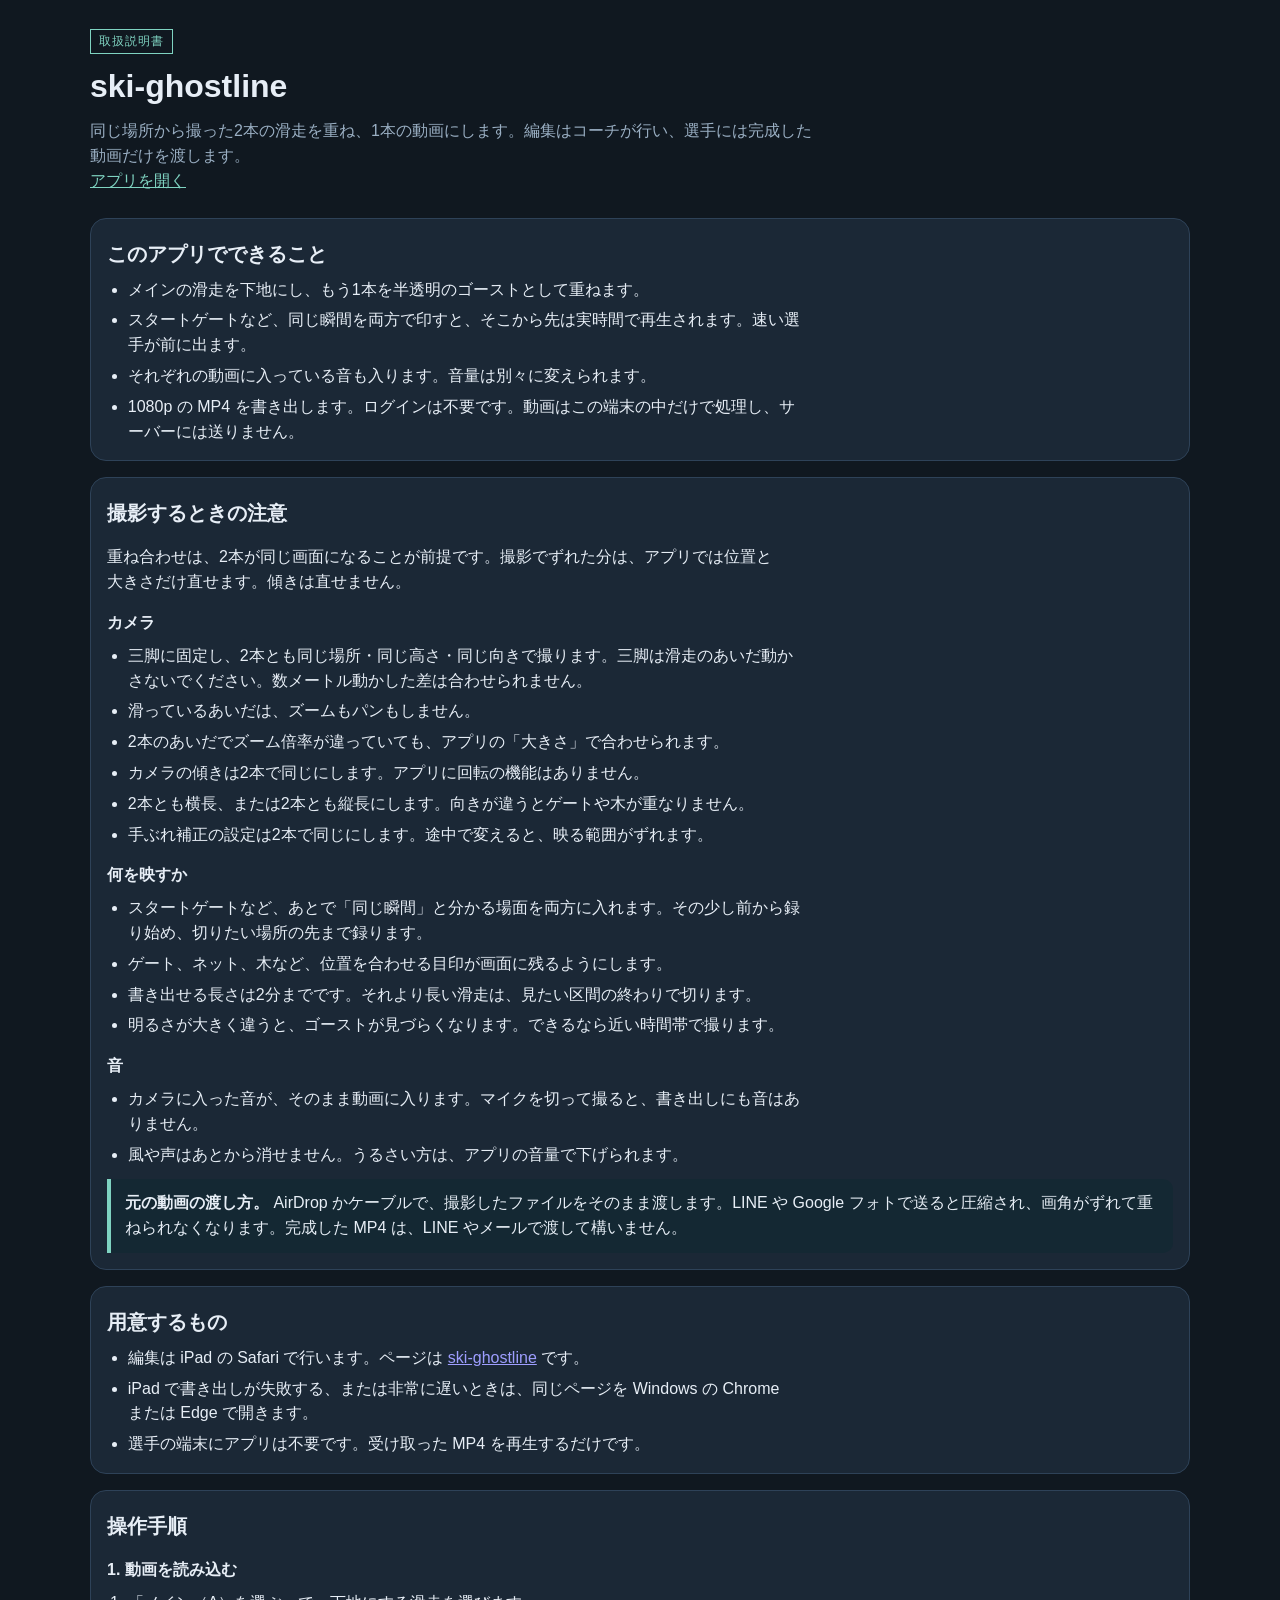
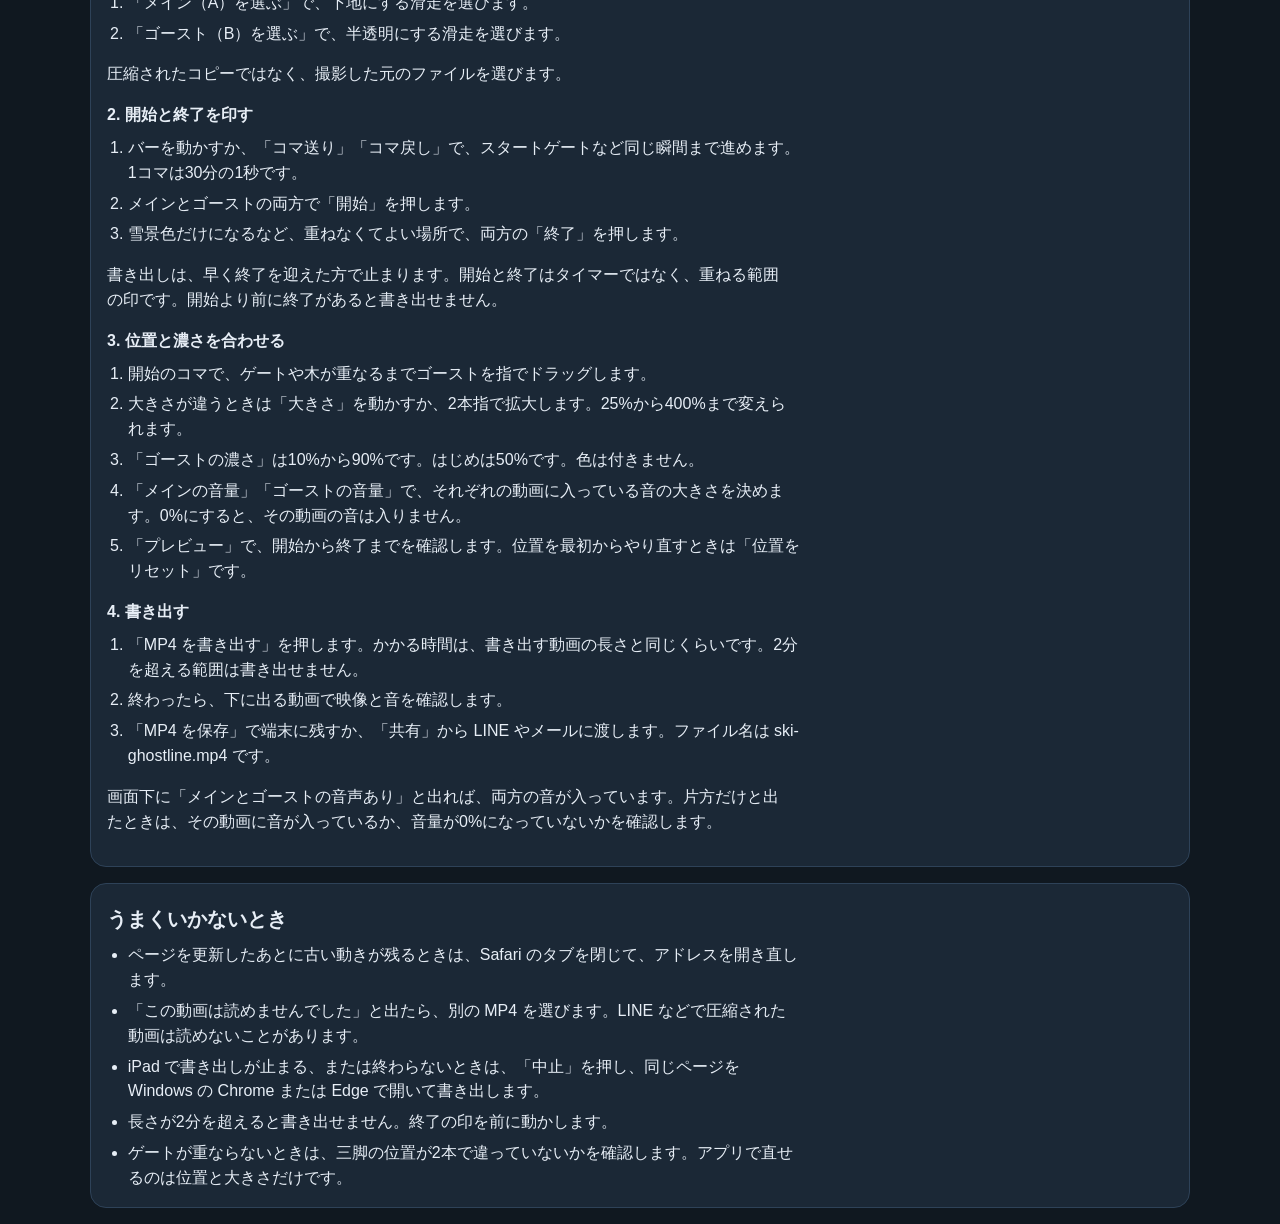
<file: manual.html>
<!DOCTYPE html>
<html lang="ja">
<head>
  <meta charset="UTF-8">
  <meta name="viewport" content="width=device-width, initial-scale=1, viewport-fit=cover">
  <meta name="theme-color" content="#101820">
  <title>ski-ghostline 取扱説明書</title>
  <link rel="stylesheet" href="styles.css">
</head>
<body>
  <header class="top">
    <p class="mark">取扱説明書</p>
    <h1>ski-ghostline</h1>
    <p class="lead">同じ場所から撮った2本の滑走を重ね、1本の動画にします。編集はコーチが行い、選手には完成した動画だけを渡します。</p>
    <p class="lead"><a href="index.html">アプリを開く</a></p>
  </header>

  <main class="manual">
    <section class="card">
      <h2>このアプリでできること</h2>
      <ul>
        <li>メインの滑走を下地にし、もう1本を半透明のゴーストとして重ねます。</li>
        <li>スタートゲートなど、同じ瞬間を両方で印すと、そこから先は実時間で再生されます。速い選手が前に出ます。</li>
        <li>それぞれの動画に入っている音も入ります。音量は別々に変えられます。</li>
        <li>1080p の MP4 を書き出します。ログインは不要です。動画はこの端末の中だけで処理し、サーバーには送りません。</li>
      </ul>
    </section>

    <section class="card">
      <h2>撮影するときの注意</h2>
      <p>重ね合わせは、2本が同じ画面になることが前提です。撮影でずれた分は、アプリでは位置と大きさだけ直せます。傾きは直せません。</p>

      <h3>カメラ</h3>
      <ul>
        <li>三脚に固定し、2本とも同じ場所・同じ高さ・同じ向きで撮ります。三脚は滑走のあいだ動かさないでください。数メートル動かした差は合わせられません。</li>
        <li>滑っているあいだは、ズームもパンもしません。</li>
        <li>2本のあいだでズーム倍率が違っていても、アプリの「大きさ」で合わせられます。</li>
        <li>カメラの傾きは2本で同じにします。アプリに回転の機能はありません。</li>
        <li>2本とも横長、または2本とも縦長にします。向きが違うとゲートや木が重なりません。</li>
        <li>手ぶれ補正の設定は2本で同じにします。途中で変えると、映る範囲がずれます。</li>
      </ul>

      <h3>何を映すか</h3>
      <ul>
        <li>スタートゲートなど、あとで「同じ瞬間」と分かる場面を両方に入れます。その少し前から録り始め、切りたい場所の先まで録ります。</li>
        <li>ゲート、ネット、木など、位置を合わせる目印が画面に残るようにします。</li>
        <li>書き出せる長さは2分までです。それより長い滑走は、見たい区間の終わりで切ります。</li>
        <li>明るさが大きく違うと、ゴーストが見づらくなります。できるなら近い時間帯で撮ります。</li>
      </ul>

      <h3>音</h3>
      <ul>
        <li>カメラに入った音が、そのまま動画に入ります。マイクを切って撮ると、書き出しにも音はありません。</li>
        <li>風や声はあとから消せません。うるさい方は、アプリの音量で下げられます。</li>
      </ul>

      <div class="note">
        <strong>元の動画の渡し方。</strong>
        AirDrop かケーブルで、撮影したファイルをそのまま渡します。LINE や Google フォトで送ると圧縮され、画角がずれて重ねられなくなります。完成した MP4 は、LINE やメールで渡して構いません。
      </div>
    </section>

    <section class="card">
      <h2>用意するもの</h2>
      <ul>
        <li>編集は iPad の Safari で行います。ページは <a href="https://karin0385-bit.github.io/ski-ghostline/">ski-ghostline</a> です。</li>
        <li>iPad で書き出しが失敗する、または非常に遅いときは、同じページを Windows の Chrome または Edge で開きます。</li>
        <li>選手の端末にアプリは不要です。受け取った MP4 を再生するだけです。</li>
      </ul>
    </section>

    <section class="card">
      <h2>操作手順</h2>

      <h3>1. 動画を読み込む</h3>
      <ol>
        <li>「メイン（A）を選ぶ」で、下地にする滑走を選びます。</li>
        <li>「ゴースト（B）を選ぶ」で、半透明にする滑走を選びます。</li>
      </ol>
      <p>圧縮されたコピーではなく、撮影した元のファイルを選びます。</p>

      <h3>2. 開始と終了を印す</h3>
      <ol>
        <li>バーを動かすか、「コマ送り」「コマ戻し」で、スタートゲートなど同じ瞬間まで進めます。1コマは30分の1秒です。</li>
        <li>メインとゴーストの両方で「開始」を押します。</li>
        <li>雪景色だけになるなど、重ねなくてよい場所で、両方の「終了」を押します。</li>
      </ol>
      <p>書き出しは、早く終了を迎えた方で止まります。開始と終了はタイマーではなく、重ねる範囲の印です。開始より前に終了があると書き出せません。</p>

      <h3>3. 位置と濃さを合わせる</h3>
      <ol>
        <li>開始のコマで、ゲートや木が重なるまでゴーストを指でドラッグします。</li>
        <li>大きさが違うときは「大きさ」を動かすか、2本指で拡大します。25%から400%まで変えられます。</li>
        <li>「ゴーストの濃さ」は10%から90%です。はじめは50%です。色は付きません。</li>
        <li>「メインの音量」「ゴーストの音量」で、それぞれの動画に入っている音の大きさを決めます。0%にすると、その動画の音は入りません。</li>
        <li>「プレビュー」で、開始から終了までを確認します。位置を最初からやり直すときは「位置をリセット」です。</li>
      </ol>

      <h3>4. 書き出す</h3>
      <ol>
        <li>「MP4 を書き出す」を押します。かかる時間は、書き出す動画の長さと同じくらいです。2分を超える範囲は書き出せません。</li>
        <li>終わったら、下に出る動画で映像と音を確認します。</li>
        <li>「MP4 を保存」で端末に残すか、「共有」から LINE やメールに渡します。ファイル名は ski-ghostline.mp4 です。</li>
      </ol>
      <p>画面下に「メインとゴーストの音声あり」と出れば、両方の音が入っています。片方だけと出たときは、その動画に音が入っているか、音量が0%になっていないかを確認します。</p>
    </section>

    <section class="card">
      <h2>うまくいかないとき</h2>
      <ul>
        <li>ページを更新したあとに古い動きが残るときは、Safari のタブを閉じて、アドレスを開き直します。</li>
        <li>「この動画は読めませんでした」と出たら、別の MP4 を選びます。LINE などで圧縮された動画は読めないことがあります。</li>
        <li>iPad で書き出しが止まる、または終わらないときは、「中止」を押し、同じページを Windows の Chrome または Edge で開いて書き出します。</li>
        <li>長さが2分を超えると書き出せません。終了の印を前に動かします。</li>
        <li>ゲートが重ならないときは、三脚の位置が2本で違っていないかを確認します。アプリで直せるのは位置と大きさだけです。</li>
      </ul>
    </section>
  </main>
</body>
</html>
</file>
<file: styles.css>
:root {
  color-scheme: dark;
  --bg: #101820;
  --card: #1b2836;
  --ink: #e7eef6;
  --muted: #9aafc3;
  --line: #2e4258;
  --ice: #7fd3c1;
  --ice-ink: #08211c;
  --warn: #ffb15a;
  font-family: "Hiragino Sans", "Yu Gothic UI", "Segoe UI", sans-serif;
}

* { box-sizing: border-box; }

body {
  margin: 0;
  background: var(--bg);
  color: var(--ink);
  line-height: 1.55;
}

.top, main {
  width: min(1100px, calc(100% - 32px));
  margin: 0 auto;
}

.top { padding: 28px 0 8px; }

.mark {
  display: inline-block;
  margin: 0 0 8px;
  padding: 2px 8px;
  border: 1px solid var(--ice);
  color: var(--ice);
  font-size: 12px;
  letter-spacing: 0.08em;
}

h1 { margin: 0 0 8px; font-size: 32px; font-weight: 700; }
h2 { margin: 0 0 8px; font-size: 20px; }
h3 { margin: 0 0 8px; font-size: 16px; }

.lead, .hint, .name, .clock, .marks, .length, .status {
  color: var(--muted);
}

.lead { margin: 0; max-width: 46rem; }

.card {
  margin: 16px 0;
  padding: 16px;
  background: var(--card);
  border: 1px solid var(--line);
  border-radius: 16px;
}

.load-row, .rows, .sliders, .clips {
  display: flex;
  flex-wrap: wrap;
  gap: 12px;
}

.clips { align-items: stretch; }
.clip {
  flex: 1 1 280px;
  padding: 12px;
  border: 1px solid var(--line);
  border-radius: 12px;
}
.clip.bad { border-color: var(--warn); }

.mount {
  display: grid;
  place-items: center;
  min-height: 120px;
  background: #000;
  border-radius: 8px;
  overflow: hidden;
}

.clip-video {
  display: block;
  width: 100%;
  max-height: 320px;
  background: #000;
}

.still {
  position: fixed;
  left: 0;
  top: 0;
  width: 8px;
  height: 8px;
  opacity: 0.02;
  pointer-events: none;
}

.scrub, .sliders input[type="range"] {
  width: 100%;
  margin: 10px 0 0;
  accent-color: var(--ice);
}

.clock, .marks, .length, .status { margin: 8px 0 0; }
.marks { display: flex; justify-content: space-between; gap: 8px; }
.name { font-weight: 400; }

button, .file, .link {
  min-height: 48px;
  padding: 10px 14px;
  border-radius: 10px;
  border: 1px solid var(--line);
  background: #24384c;
  color: var(--ink);
  font: inherit;
  font-size: 16px;
  cursor: pointer;
  text-decoration: none;
  display: inline-flex;
  align-items: center;
  justify-content: center;
}

button:disabled { opacity: 0.45; cursor: default; }

.primary, .link {
  background: var(--ice);
  color: var(--ice-ink);
  border-color: transparent;
  font-weight: 700;
}

.file input { display: none; }

.stage-wrap {
  margin-top: 8px;
  background: #000;
  border-radius: 12px;
  overflow: hidden;
  touch-action: none;
}

canvas {
  display: block;
  width: 100%;
  height: auto;
  touch-action: none;
  cursor: grab;
}

.sliders { margin-top: 12px; }
.sliders label { flex: 1 1 240px; color: var(--muted); }
.sliders output { color: var(--ink); font-weight: 700; }

progress {
  width: 100%;
  height: 12px;
  margin-top: 12px;
  accent-color: var(--ice);
}

.result { margin-top: 12px; }
.result video {
  width: 100%;
  max-height: 480px;
  background: #000;
  border-radius: 12px;
}

.status { min-height: 1.5em; white-space: pre-wrap; }

.lead a { color: var(--ice); }

.manual h2 { margin-top: 4px; }
.manual h3 { margin: 16px 0 6px; }
.manual p, .manual li { max-width: 42rem; }
.manual ol, .manual ul { margin: 8px 0 0; padding-left: 1.3rem; }
.manual li + li { margin-top: 6px; }
.note {
  margin: 12px 0 0;
  padding: 12px 14px;
  border-left: 4px solid var(--ice);
  background: #142833;
  border-radius: 0 10px 10px 0;
}
.note strong { color: var(--ink); }

@media print {
  body { background: #fff; color: #111; }
  .card, .note { background: #fff; border-color: #ccc; color: #111; }
  .lead, .hint, h2, h3, p, li, a { color: #111; }
  .mark, button, .link { display: none; }
  a { text-decoration: none; }
}
</file>
